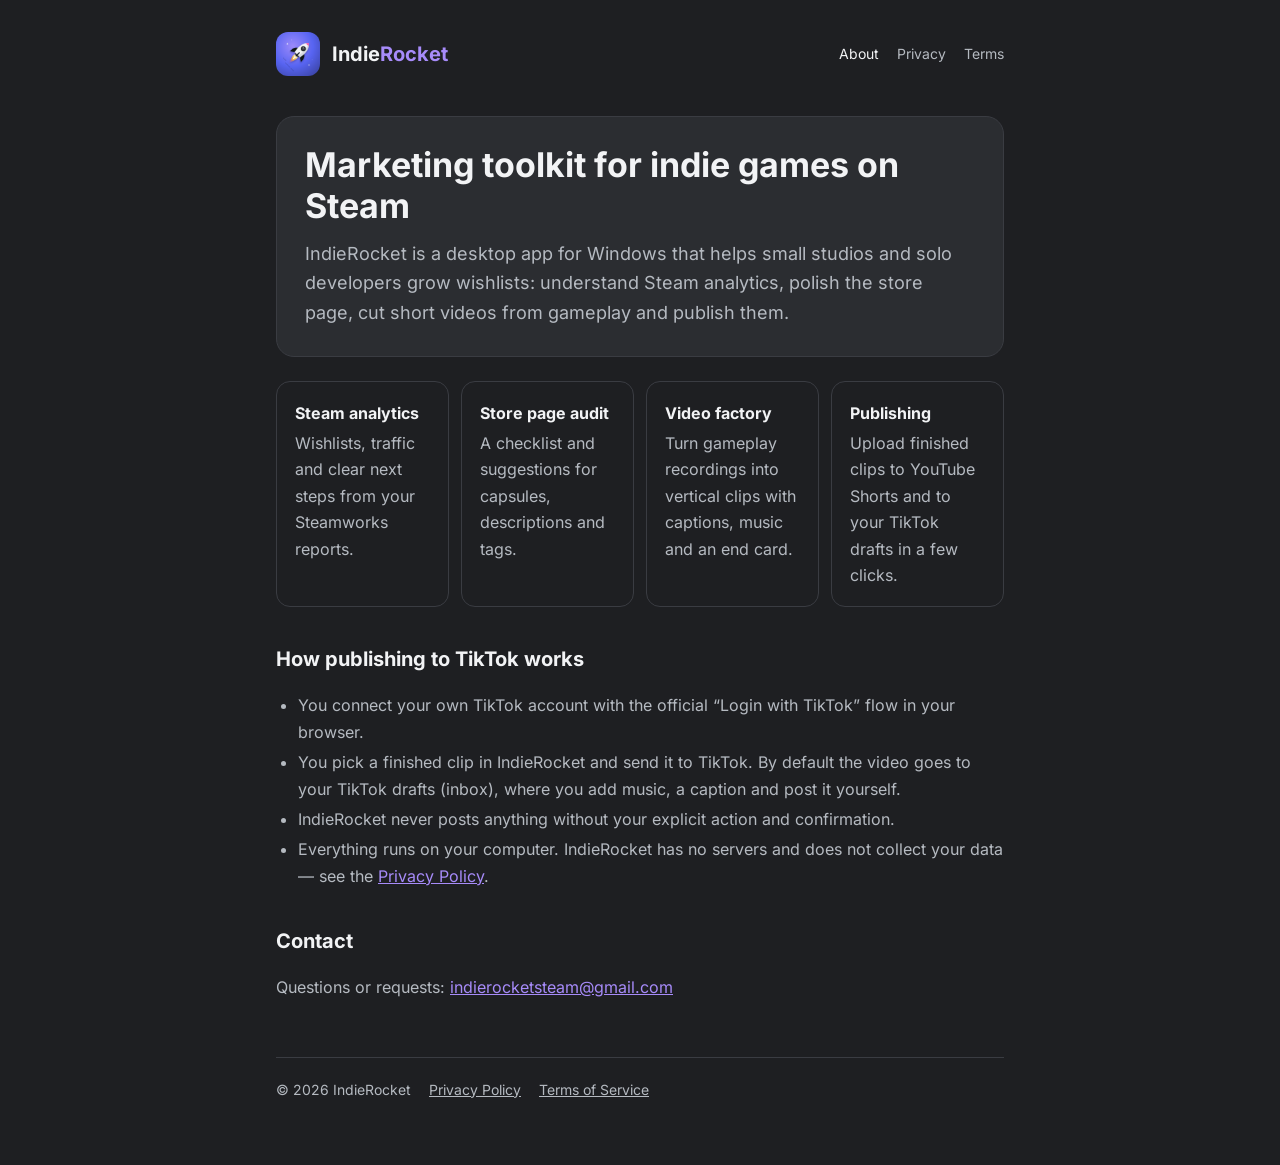
<file: index.html>
<!doctype html>
<html lang="en">
<head>
  <meta charset="utf-8">
  <meta name="viewport" content="width=device-width, initial-scale=1">
  <title>IndieRocket — marketing toolkit for indie games on Steam</title>
  <meta name="description" content="IndieRocket is a desktop app that helps indie developers market their games on Steam: analytics, store audit, short videos and publishing.">
  <link rel="icon" href="icon.png">
  <link rel="stylesheet" href="style.css">
</head>
<body>
  <div class="wrap">
    <header>
      <img src="icon.png" alt="">
      <a class="brand" href="./">Indie<span>Rocket</span></a>
      <nav>
        <a href="./" aria-current="page">About</a>
        <a href="privacy.html">Privacy</a>
        <a href="terms.html">Terms</a>
      </nav>
    </header>

    <section class="hero">
      <h1>Marketing toolkit for indie games on Steam</h1>
      <p>IndieRocket is a desktop app for Windows that helps small studios and solo developers grow wishlists: understand Steam analytics, polish the store page, cut short videos from gameplay and publish them.</p>
    </section>

    <div class="cards">
      <div class="card"><b>Steam analytics</b>Wishlists, traffic and clear next steps from your Steamworks reports.</div>
      <div class="card"><b>Store page audit</b>A checklist and suggestions for capsules, descriptions and tags.</div>
      <div class="card"><b>Video factory</b>Turn gameplay recordings into vertical clips with captions, music and an end card.</div>
      <div class="card"><b>Publishing</b>Upload finished clips to YouTube Shorts and to your TikTok drafts in a few clicks.</div>
    </div>

    <h2>How publishing to TikTok works</h2>
    <ul>
      <li>You connect your own TikTok account with the official “Login with TikTok” flow in your browser.</li>
      <li>You pick a finished clip in IndieRocket and send it to TikTok. By default the video goes to your TikTok drafts (inbox), where you add music, a caption and post it yourself.</li>
      <li>IndieRocket never posts anything without your explicit action and confirmation.</li>
      <li>Everything runs on your computer. IndieRocket has no servers and does not collect your data — see the <a href="privacy.html">Privacy Policy</a>.</li>
    </ul>

    <h2>Contact</h2>
    <p>Questions or requests: <a href="mailto:indierocketsteam@gmail.com">indierocketsteam@gmail.com</a></p>

    <footer>
      <span>© 2026 IndieRocket</span>
      <a href="privacy.html">Privacy Policy</a>
      <a href="terms.html">Terms of Service</a>
    </footer>
  </div>
</body>
</html>
</file>
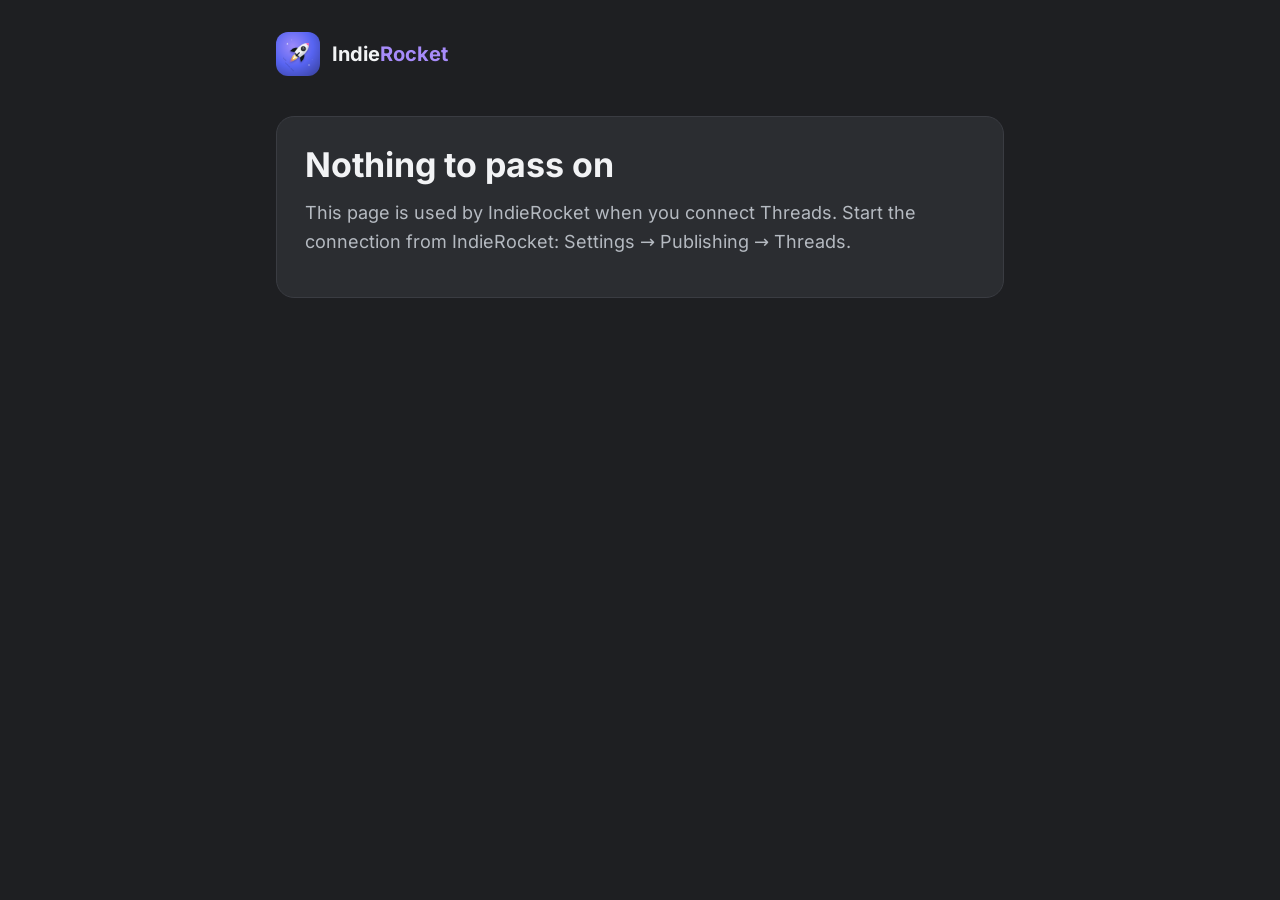
<file: threads/callback/index.html>
<!doctype html>
<html lang="en">
<head>
  <meta charset="utf-8">
  <meta name="viewport" content="width=device-width, initial-scale=1">
  <meta name="robots" content="noindex">
  <meta name="referrer" content="no-referrer">
  <title>IndieRocket — connecting Threads</title>
  <link rel="icon" href="../../icon.png">
  <link rel="stylesheet" href="../../style.css">
</head>
<body>
  <div class="wrap">
    <header>
      <img src="../../icon.png" alt="">
      <a class="brand" href="../../">Indie<span>Rocket</span></a>
    </header>

    <section class="hero">
      <h1 id="title">Returning to IndieRocket…</h1>
      <p id="text">Threads only allows https return addresses, so this page passes the sign-in code straight to the IndieRocket app running on your computer. Nothing is stored or sent anywhere else.</p>
      <p><a id="again" href="#" hidden>Open IndieRocket again</a></p>
    </section>
  </div>
  <script>
    // Meta возвращает браузер сюда с ?code=…&state=… (или ?error=…). Передаём параметры как есть
    // в локальный сервер IndieRocket — он ждёт на постоянном порту (src/shared/threads.ts, THREADS_REDIRECT_PORT).
    // Код без секрета приложения бесполезен, а секрет хранится только на компьютере пользователя.
    var target = 'http://127.0.0.1:47617/callback/' + window.location.search
    var again = document.getElementById('again')
    again.href = target
    if (!window.location.search) {
      document.getElementById('title').textContent = 'Nothing to pass on'
      document.getElementById('text').textContent = 'This page is used by IndieRocket when you connect Threads. Start the connection from IndieRocket: Settings → Publishing → Threads.'
    } else {
      window.location.replace(target)
      // Если IndieRocket не ждал (вход отменён или окно закрыто), браузер покажет ошибку соединения — даём ссылку на повтор.
      setTimeout(function () { again.hidden = false }, 2500)
    }
  </script>
</body>
</html>
</file>
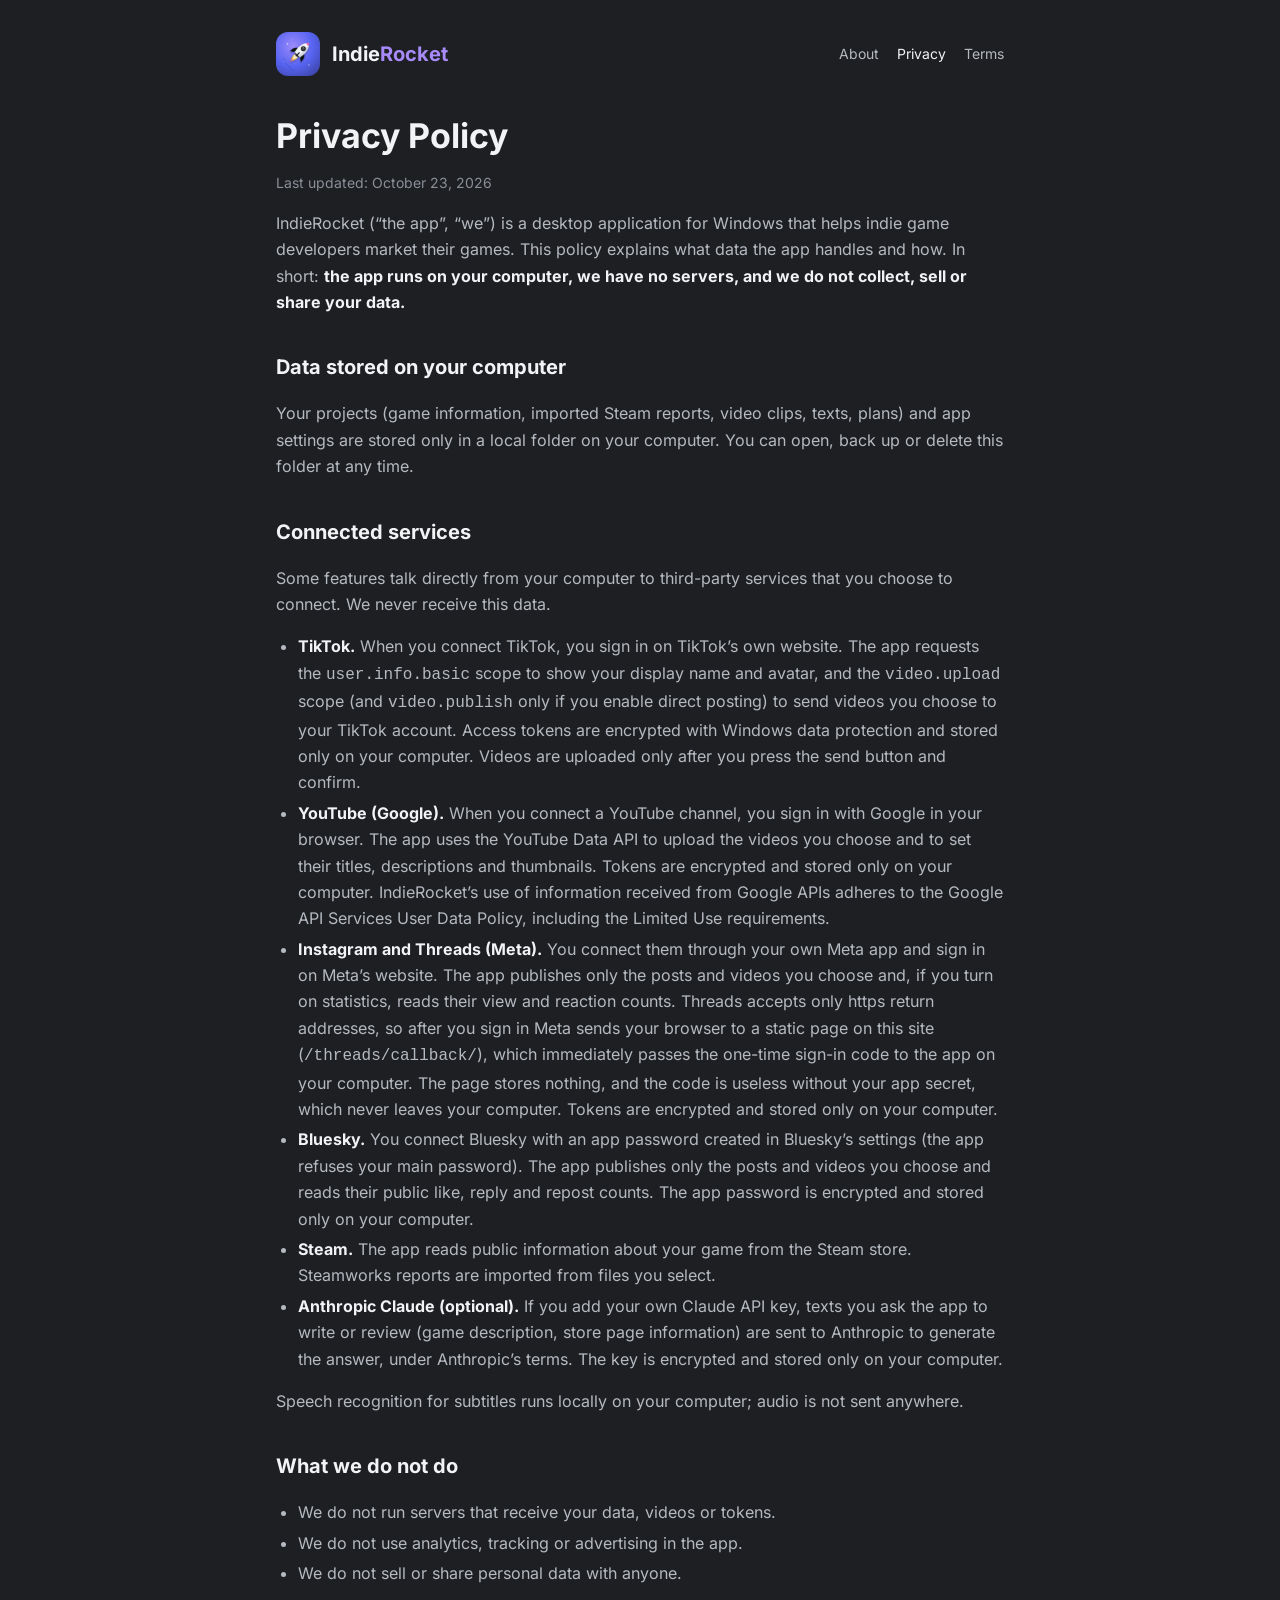
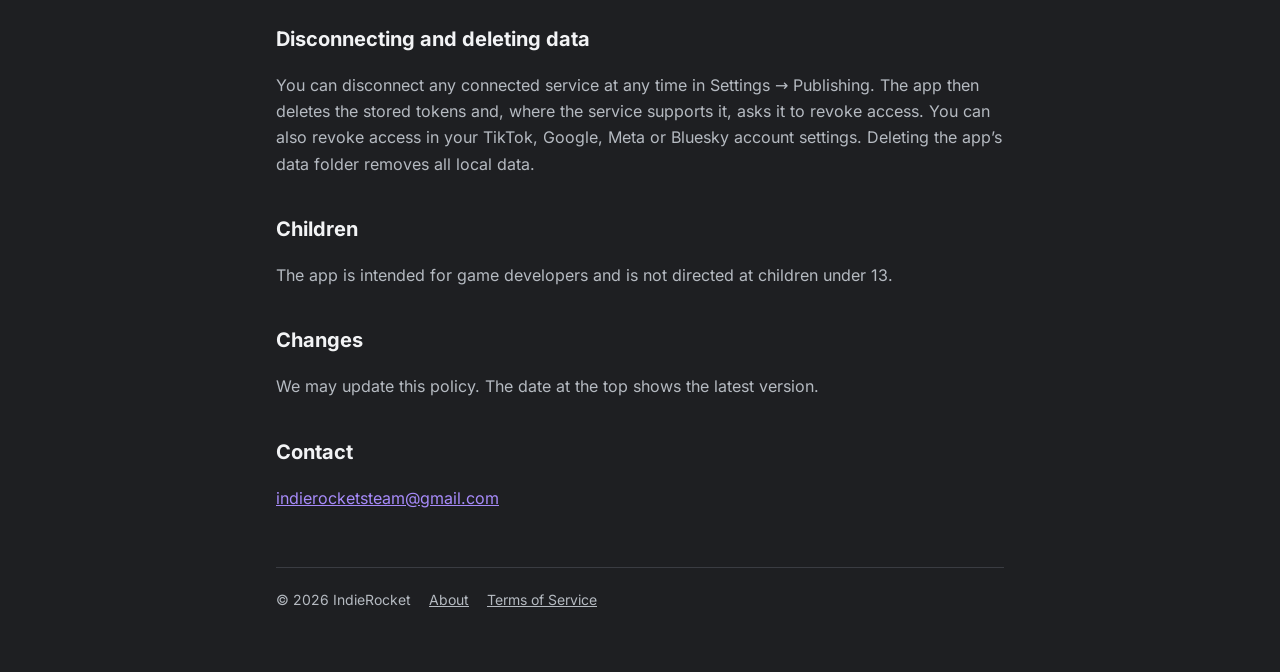
<file: privacy.html>
<!doctype html>
<html lang="en">
<head>
  <meta charset="utf-8">
  <meta name="viewport" content="width=device-width, initial-scale=1">
  <title>Privacy Policy — IndieRocket</title>
  <link rel="icon" href="icon.png">
  <link rel="stylesheet" href="style.css">
</head>
<body>
  <div class="wrap">
    <header>
      <img src="icon.png" alt="">
      <a class="brand" href="./">Indie<span>Rocket</span></a>
      <nav>
        <a href="./">About</a>
        <a href="privacy.html" aria-current="page">Privacy</a>
        <a href="terms.html">Terms</a>
      </nav>
    </header>

    <h1>Privacy Policy</h1>
    <p class="muted">Last updated: October 23, 2026</p>

    <p>IndieRocket (“the app”, “we”) is a desktop application for Windows that helps indie game developers market their games. This policy explains what data the app handles and how. In short: <strong>the app runs on your computer, we have no servers, and we do not collect, sell or share your data.</strong></p>

    <h2>Data stored on your computer</h2>
    <p>Your projects (game information, imported Steam reports, video clips, texts, plans) and app settings are stored only in a local folder on your computer. You can open, back up or delete this folder at any time.</p>

    <h2>Connected services</h2>
    <p>Some features talk directly from your computer to third-party services that you choose to connect. We never receive this data.</p>
    <ul>
      <li><strong>TikTok.</strong> When you connect TikTok, you sign in on TikTok’s own website. The app requests the <code>user.info.basic</code> scope to show your display name and avatar, and the <code>video.upload</code> scope (and <code>video.publish</code> only if you enable direct posting) to send videos you choose to your TikTok account. Access tokens are encrypted with Windows data protection and stored only on your computer. Videos are uploaded only after you press the send button and confirm.</li>
      <li><strong>YouTube (Google).</strong> When you connect a YouTube channel, you sign in with Google in your browser. The app uses the YouTube Data API to upload the videos you choose and to set their titles, descriptions and thumbnails. Tokens are encrypted and stored only on your computer. IndieRocket’s use of information received from Google APIs adheres to the Google API Services User Data Policy, including the Limited Use requirements.</li>
      <li><strong>Instagram and Threads (Meta).</strong> You connect them through your own Meta app and sign in on Meta’s website. The app publishes only the posts and videos you choose and, if you turn on statistics, reads their view and reaction counts. Threads accepts only https return addresses, so after you sign in Meta sends your browser to a static page on this site (<code>/threads/callback/</code>), which immediately passes the one-time sign-in code to the app on your computer. The page stores nothing, and the code is useless without your app secret, which never leaves your computer. Tokens are encrypted and stored only on your computer.</li>
      <li><strong>Bluesky.</strong> You connect Bluesky with an app password created in Bluesky’s settings (the app refuses your main password). The app publishes only the posts and videos you choose and reads their public like, reply and repost counts. The app password is encrypted and stored only on your computer.</li>
      <li><strong>Steam.</strong> The app reads public information about your game from the Steam store. Steamworks reports are imported from files you select.</li>
      <li><strong>Anthropic Claude (optional).</strong> If you add your own Claude API key, texts you ask the app to write or review (game description, store page information) are sent to Anthropic to generate the answer, under Anthropic’s terms. The key is encrypted and stored only on your computer.</li>
    </ul>
    <p>Speech recognition for subtitles runs locally on your computer; audio is not sent anywhere.</p>

    <h2>What we do not do</h2>
    <ul>
      <li>We do not run servers that receive your data, videos or tokens.</li>
      <li>We do not use analytics, tracking or advertising in the app.</li>
      <li>We do not sell or share personal data with anyone.</li>
    </ul>

    <h2>Disconnecting and deleting data</h2>
    <p>You can disconnect any connected service at any time in Settings → Publishing. The app then deletes the stored tokens and, where the service supports it, asks it to revoke access. You can also revoke access in your TikTok, Google, Meta or Bluesky account settings. Deleting the app’s data folder removes all local data.</p>

    <h2>Children</h2>
    <p>The app is intended for game developers and is not directed at children under 13.</p>

    <h2>Changes</h2>
    <p>We may update this policy. The date at the top shows the latest version.</p>

    <h2>Contact</h2>
    <p><a href="mailto:indierocketsteam@gmail.com">indierocketsteam@gmail.com</a></p>

    <footer>
      <span>© 2026 IndieRocket</span>
      <a href="./">About</a>
      <a href="terms.html">Terms of Service</a>
    </footer>
  </div>
</body>
</html>
</file>
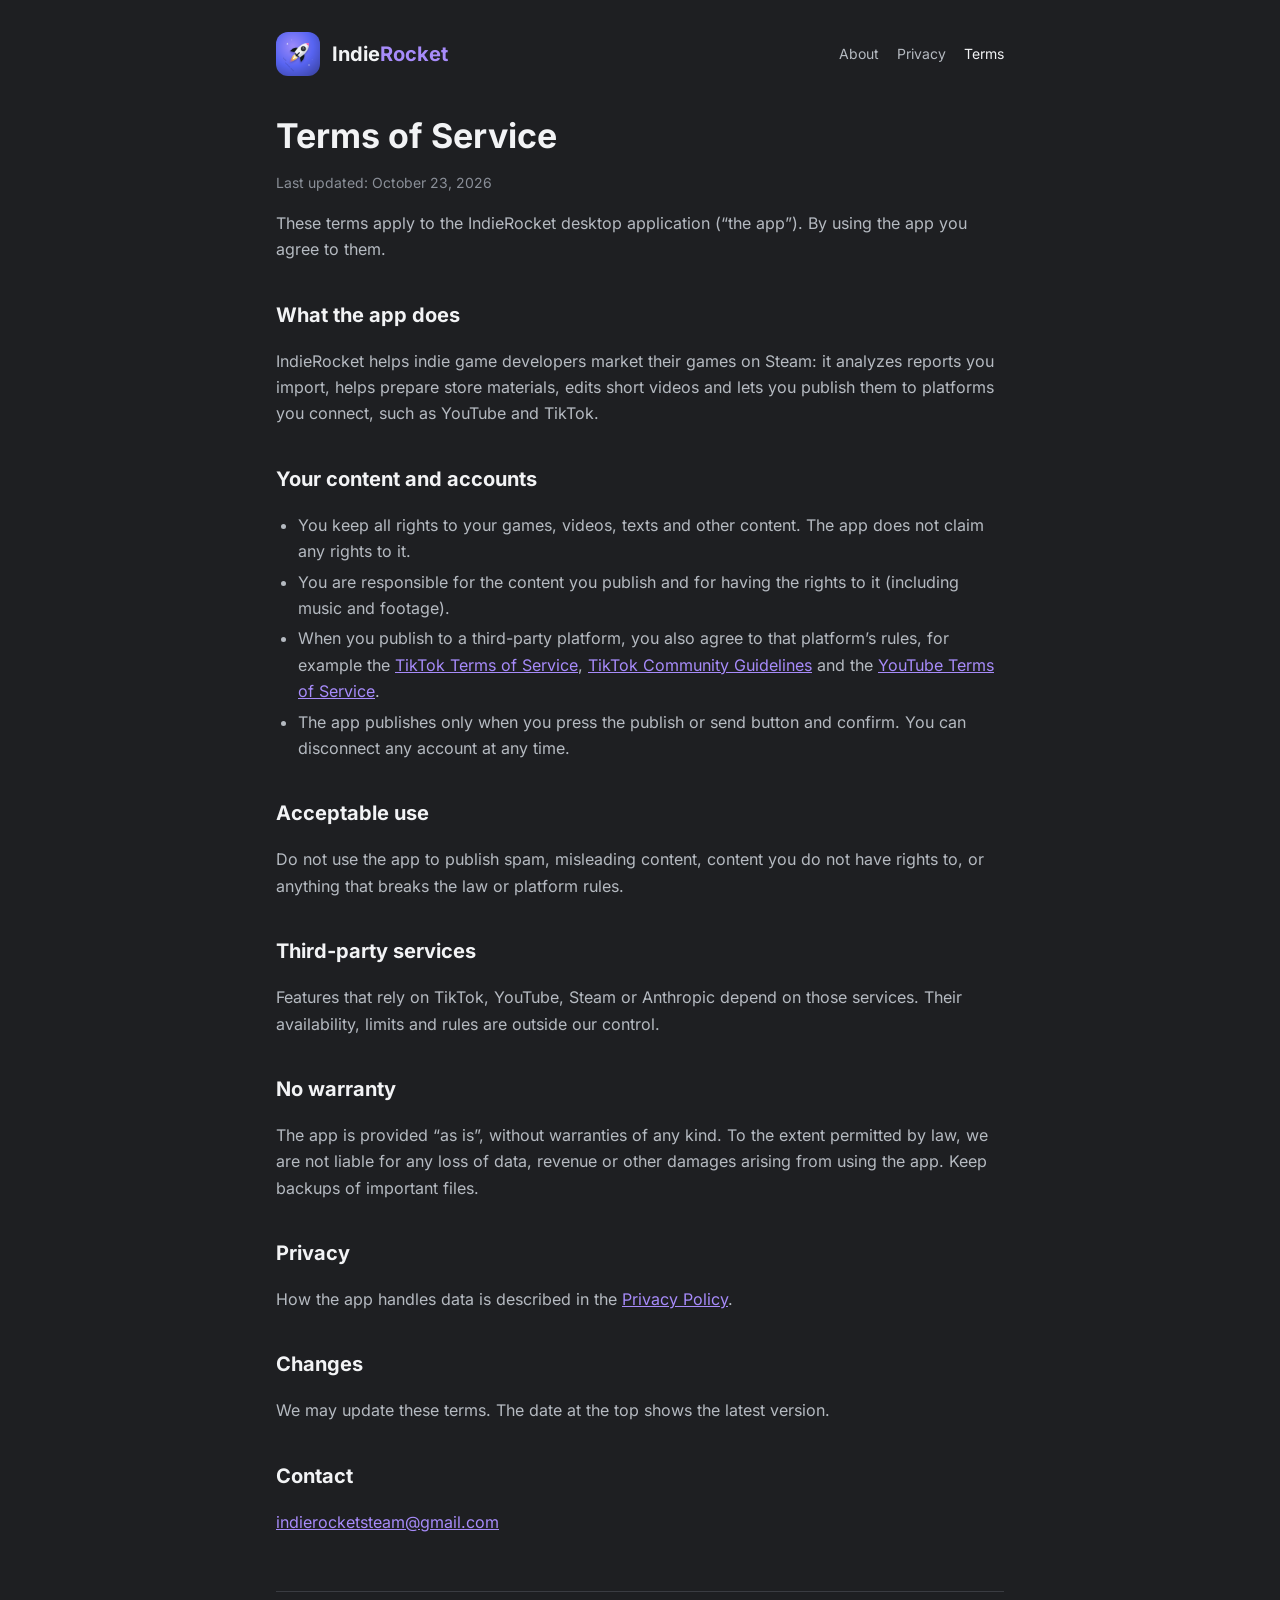
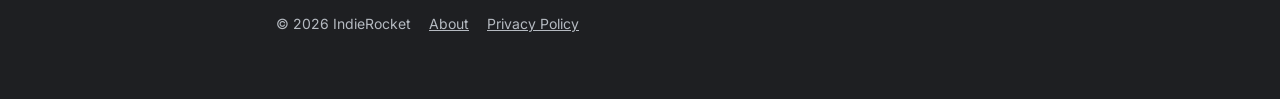
<file: terms.html>
<!doctype html>
<html lang="en">
<head>
  <meta charset="utf-8">
  <meta name="viewport" content="width=device-width, initial-scale=1">
  <title>Terms of Service — IndieRocket</title>
  <link rel="icon" href="icon.png">
  <link rel="stylesheet" href="style.css">
</head>
<body>
  <div class="wrap">
    <header>
      <img src="icon.png" alt="">
      <a class="brand" href="./">Indie<span>Rocket</span></a>
      <nav>
        <a href="./">About</a>
        <a href="privacy.html">Privacy</a>
        <a href="terms.html" aria-current="page">Terms</a>
      </nav>
    </header>

    <h1>Terms of Service</h1>
    <p class="muted">Last updated: October 23, 2026</p>

    <p>These terms apply to the IndieRocket desktop application (“the app”). By using the app you agree to them.</p>

    <h2>What the app does</h2>
    <p>IndieRocket helps indie game developers market their games on Steam: it analyzes reports you import, helps prepare store materials, edits short videos and lets you publish them to platforms you connect, such as YouTube and TikTok.</p>

    <h2>Your content and accounts</h2>
    <ul>
      <li>You keep all rights to your games, videos, texts and other content. The app does not claim any rights to it.</li>
      <li>You are responsible for the content you publish and for having the rights to it (including music and footage).</li>
      <li>When you publish to a third-party platform, you also agree to that platform’s rules, for example the <a href="https://www.tiktok.com/legal/terms-of-service">TikTok Terms of Service</a>, <a href="https://www.tiktok.com/community-guidelines">TikTok Community Guidelines</a> and the <a href="https://www.youtube.com/t/terms">YouTube Terms of Service</a>.</li>
      <li>The app publishes only when you press the publish or send button and confirm. You can disconnect any account at any time.</li>
    </ul>

    <h2>Acceptable use</h2>
    <p>Do not use the app to publish spam, misleading content, content you do not have rights to, or anything that breaks the law or platform rules.</p>

    <h2>Third-party services</h2>
    <p>Features that rely on TikTok, YouTube, Steam or Anthropic depend on those services. Their availability, limits and rules are outside our control.</p>

    <h2>No warranty</h2>
    <p>The app is provided “as is”, without warranties of any kind. To the extent permitted by law, we are not liable for any loss of data, revenue or other damages arising from using the app. Keep backups of important files.</p>

    <h2>Privacy</h2>
    <p>How the app handles data is described in the <a href="privacy.html">Privacy Policy</a>.</p>

    <h2>Changes</h2>
    <p>We may update these terms. The date at the top shows the latest version.</p>

    <h2>Contact</h2>
    <p><a href="mailto:indierocketsteam@gmail.com">indierocketsteam@gmail.com</a></p>

    <footer>
      <span>© 2026 IndieRocket</span>
      <a href="./">About</a>
      <a href="privacy.html">Privacy Policy</a>
    </footer>
  </div>
</body>
</html>
</file>
<file: style.css>
/* Публичный сайт IndieRocket: о приложении + юридические страницы. Палитра — как у бренда (brand/youtube/README.md). */
@font-face {
  font-family: 'Inter';
  font-weight: 100 900;
  src: url('inter.woff2') format('woff2');
}

:root {
  --bg: #1e1f22;
  --surface: #2b2d31;
  --line: #3a3c42;
  --ink: #f2f3f5;
  --ink-2: #b5bac1;
  --accent: #5865f2;
  --lavender: #a78bfa;
}

* { box-sizing: border-box; }

body {
  margin: 0;
  background: var(--bg);
  color: var(--ink-2);
  font: 16px/1.65 'Inter', system-ui, sans-serif;
}

.wrap { max-width: 760px; margin: 0 auto; padding: 32px 16px 64px; }

header { display: flex; align-items: center; gap: 12px; margin-bottom: 40px; }
header img { width: 44px; height: 44px; border-radius: 12px; }
header a.brand { color: var(--ink); font-weight: 700; font-size: 20px; text-decoration: none; }
header a.brand span { color: var(--lavender); }
nav { margin-left: auto; display: flex; gap: 18px; flex-wrap: wrap; font-size: 14px; }
nav a { color: var(--ink-2); text-decoration: none; }
nav a:hover, nav a[aria-current] { color: var(--ink); }

h1 { color: var(--ink); font-size: 34px; line-height: 1.2; margin: 0 0 8px; }
h2 { color: var(--ink); font-size: 20px; margin: 36px 0 8px; }
.muted { font-size: 14px; color: #8a8f98; }
a { color: var(--lavender); }
strong { color: var(--ink); }
ul { padding-left: 22px; }
li { margin: 4px 0; }

.hero { padding: 28px; border: 1px solid var(--line); border-radius: 18px; background: var(--surface); }
.hero p { font-size: 18px; margin: 12px 0 0; }
.cards { display: grid; grid-template-columns: repeat(auto-fit, minmax(160px, 1fr)); gap: 12px; margin-top: 24px; }
.card { padding: 18px; border: 1px solid var(--line); border-radius: 14px; }
.card b { display: block; color: var(--ink); margin-bottom: 4px; }

footer { margin-top: 56px; padding-top: 20px; border-top: 1px solid var(--line); font-size: 14px; display: flex; gap: 18px; flex-wrap: wrap; }
footer a { color: var(--ink-2); }
</file>
